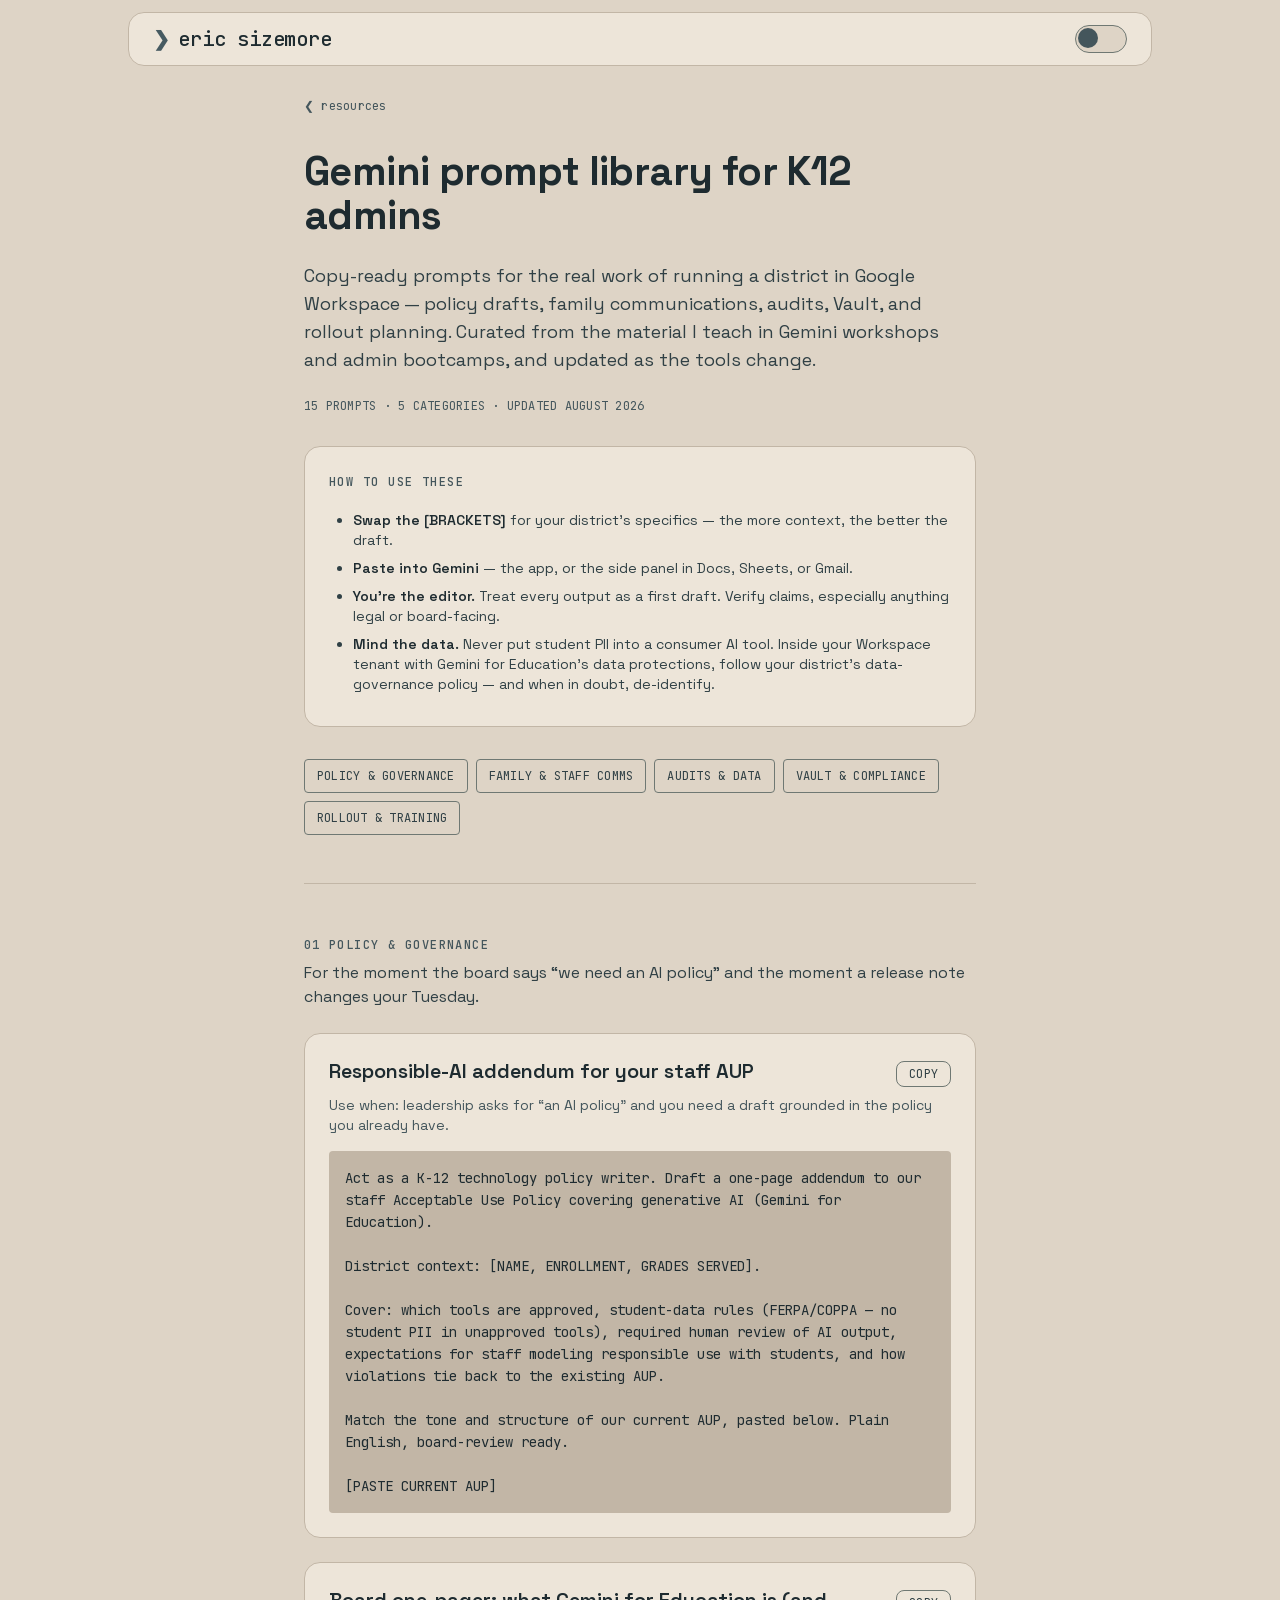
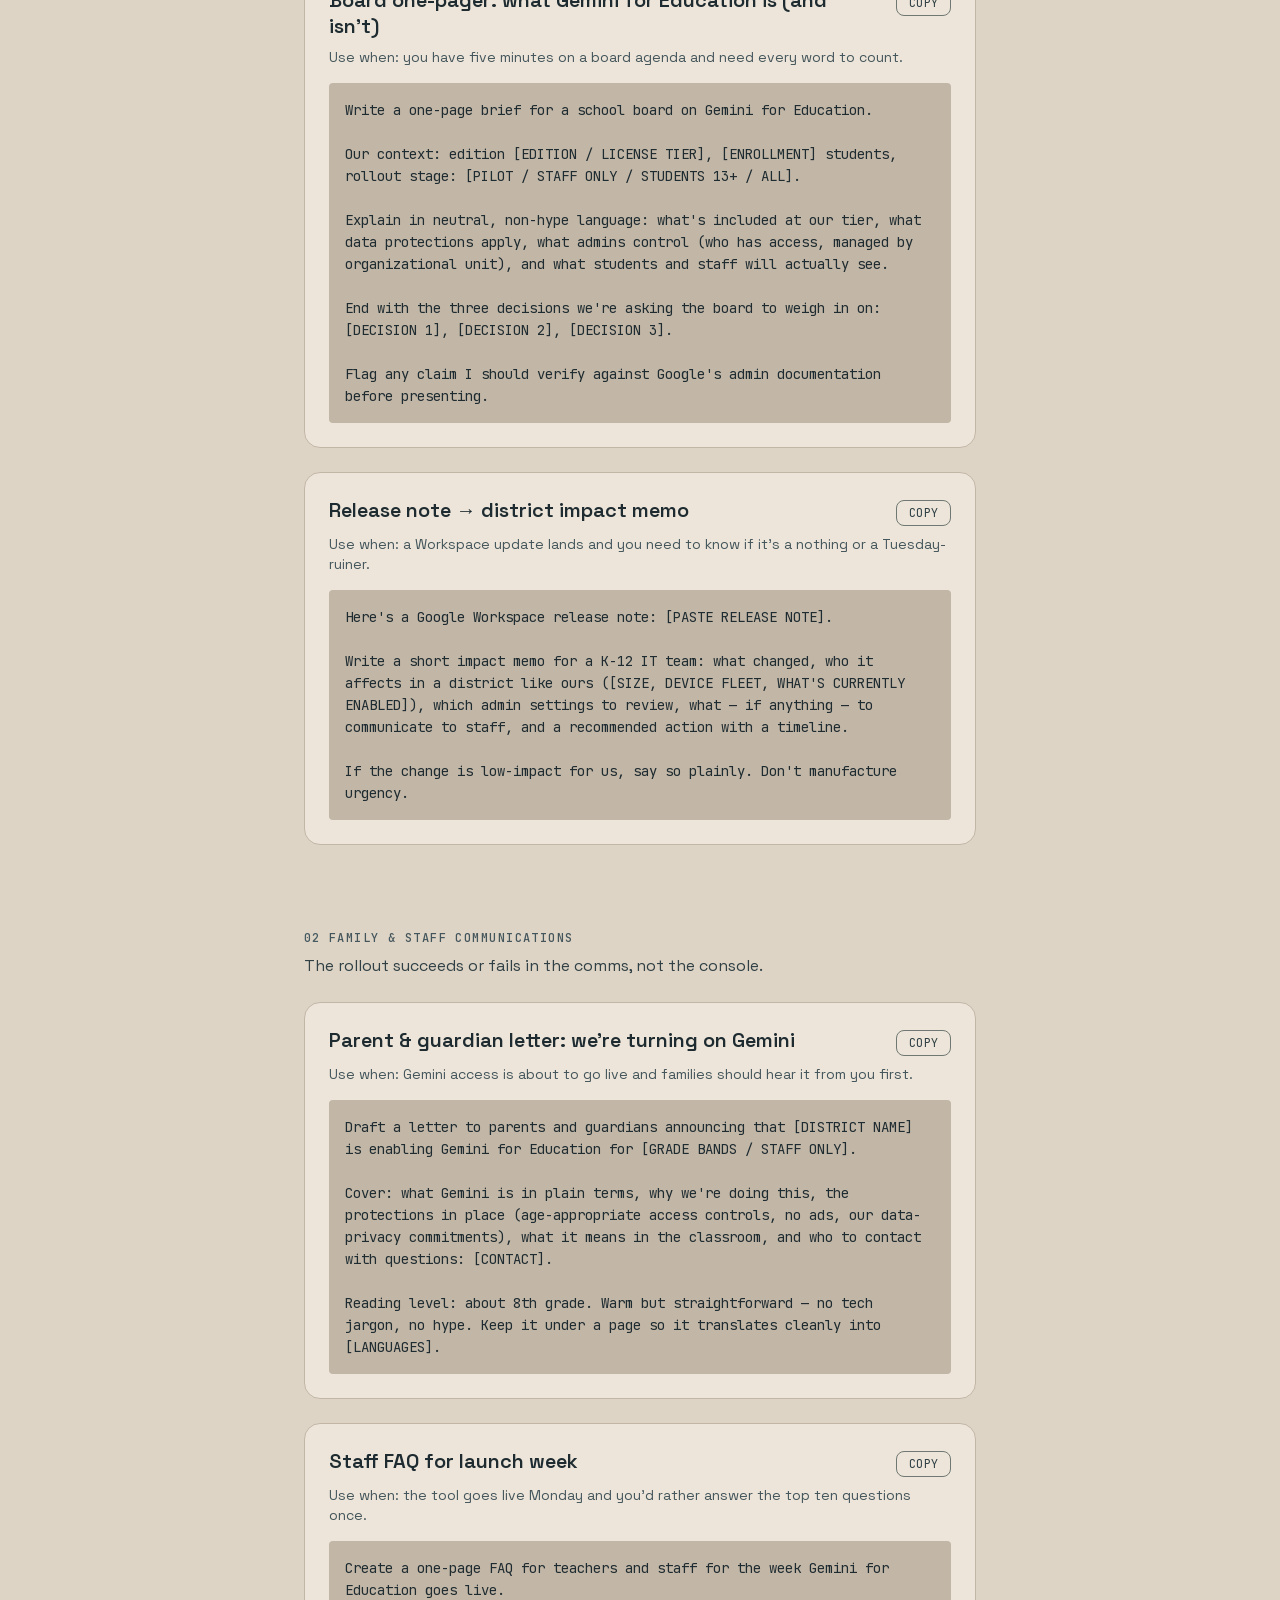
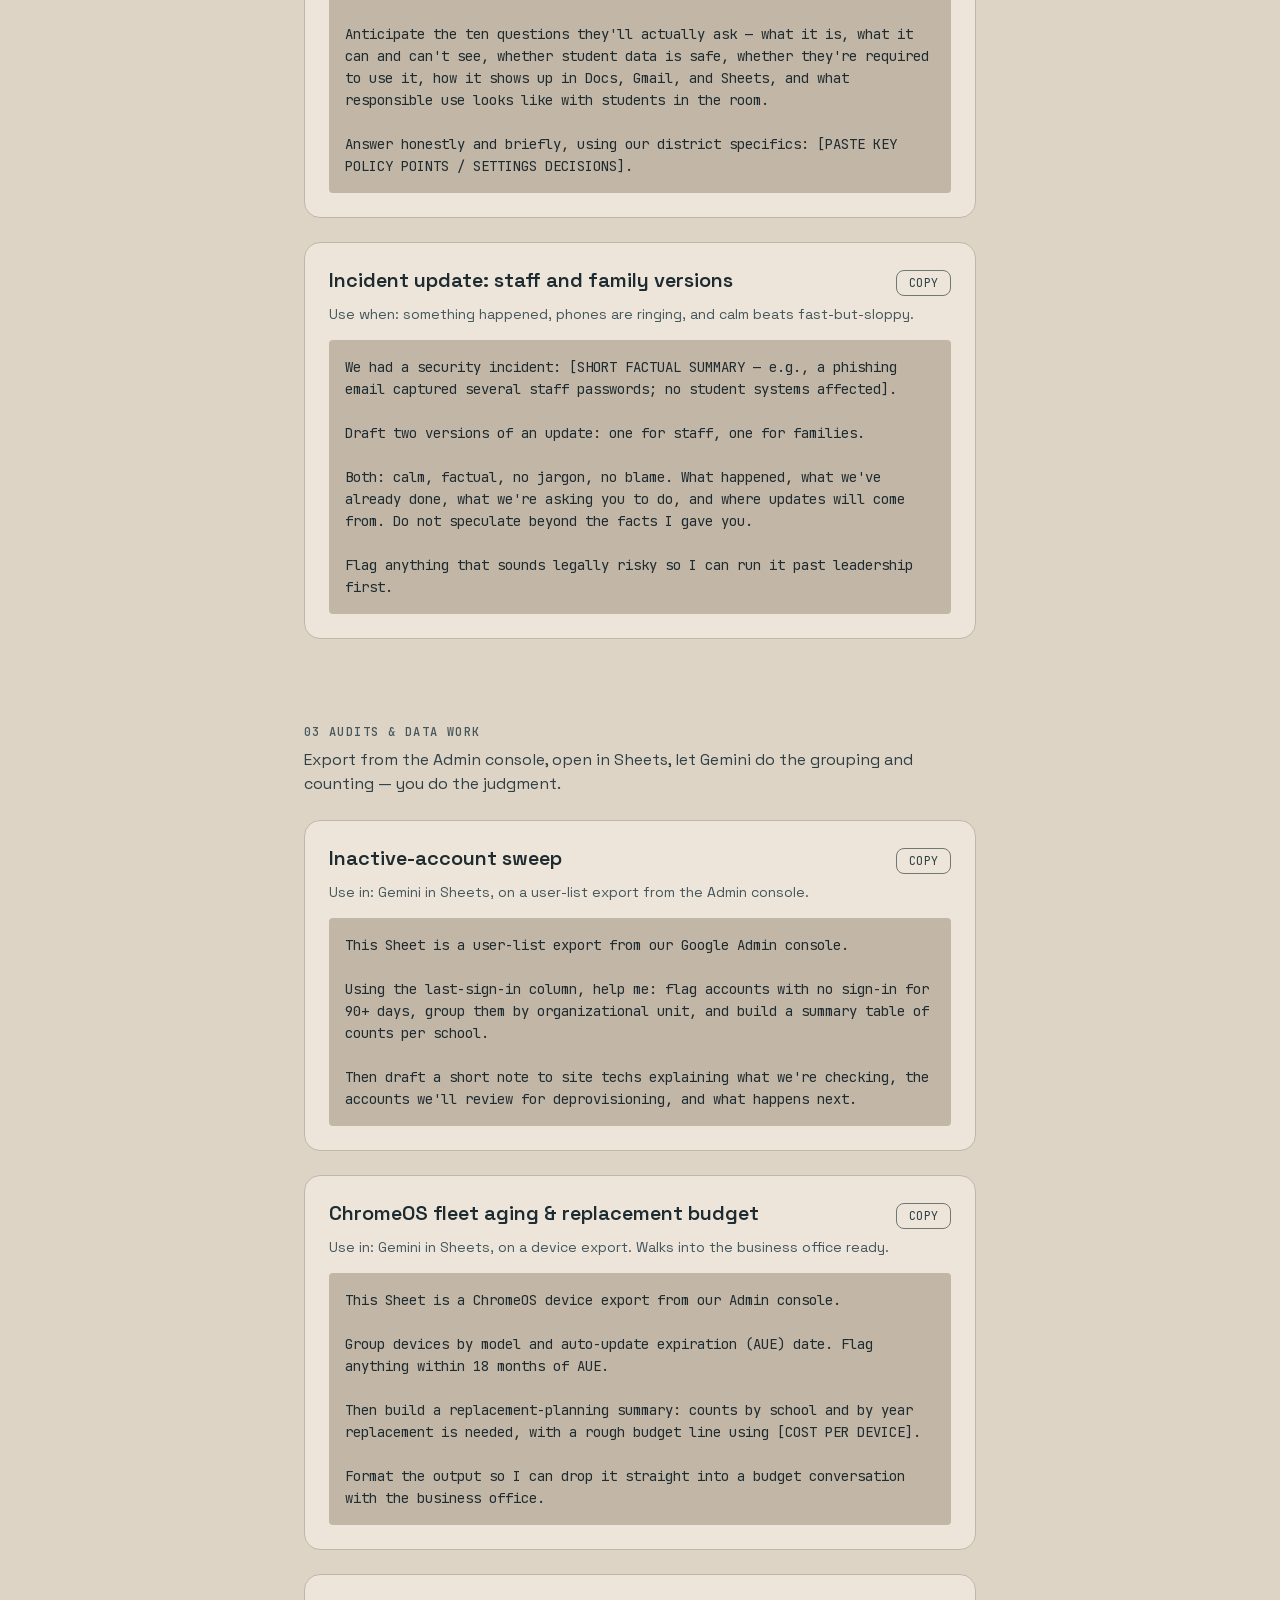
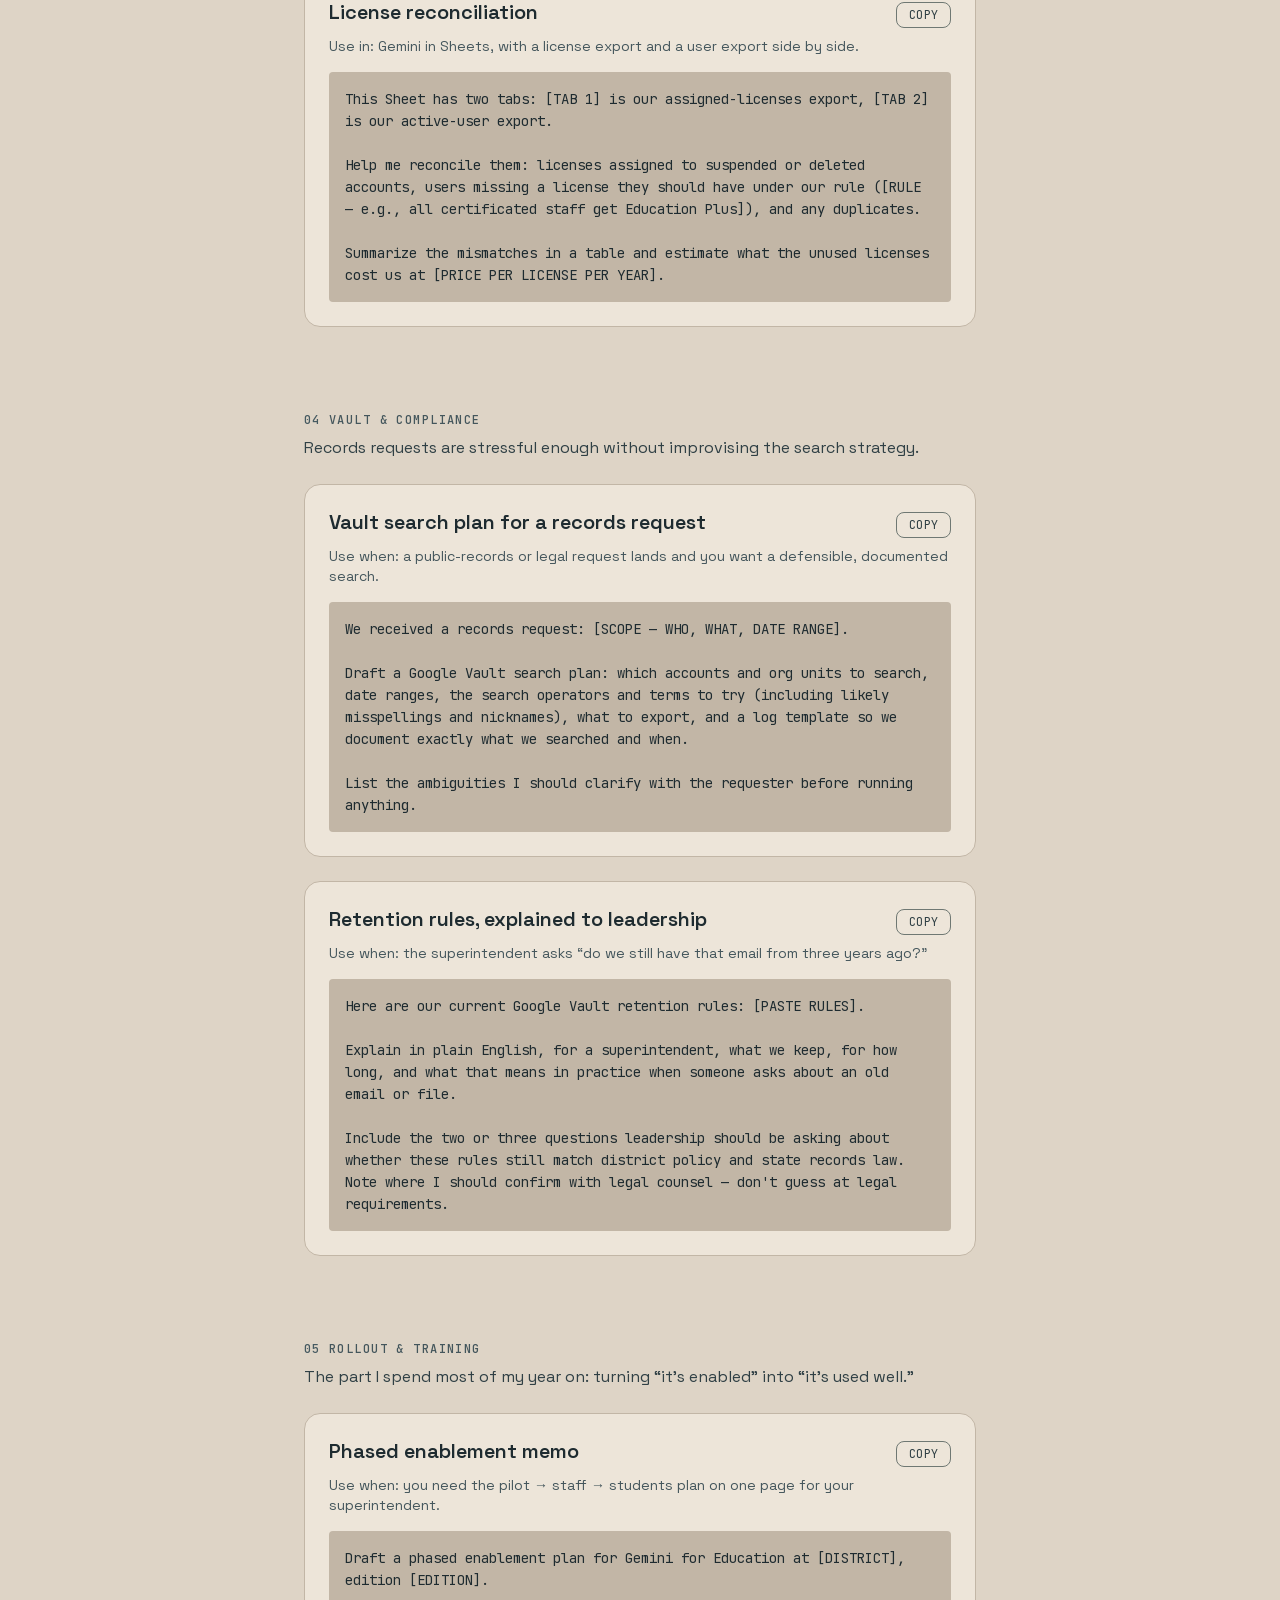
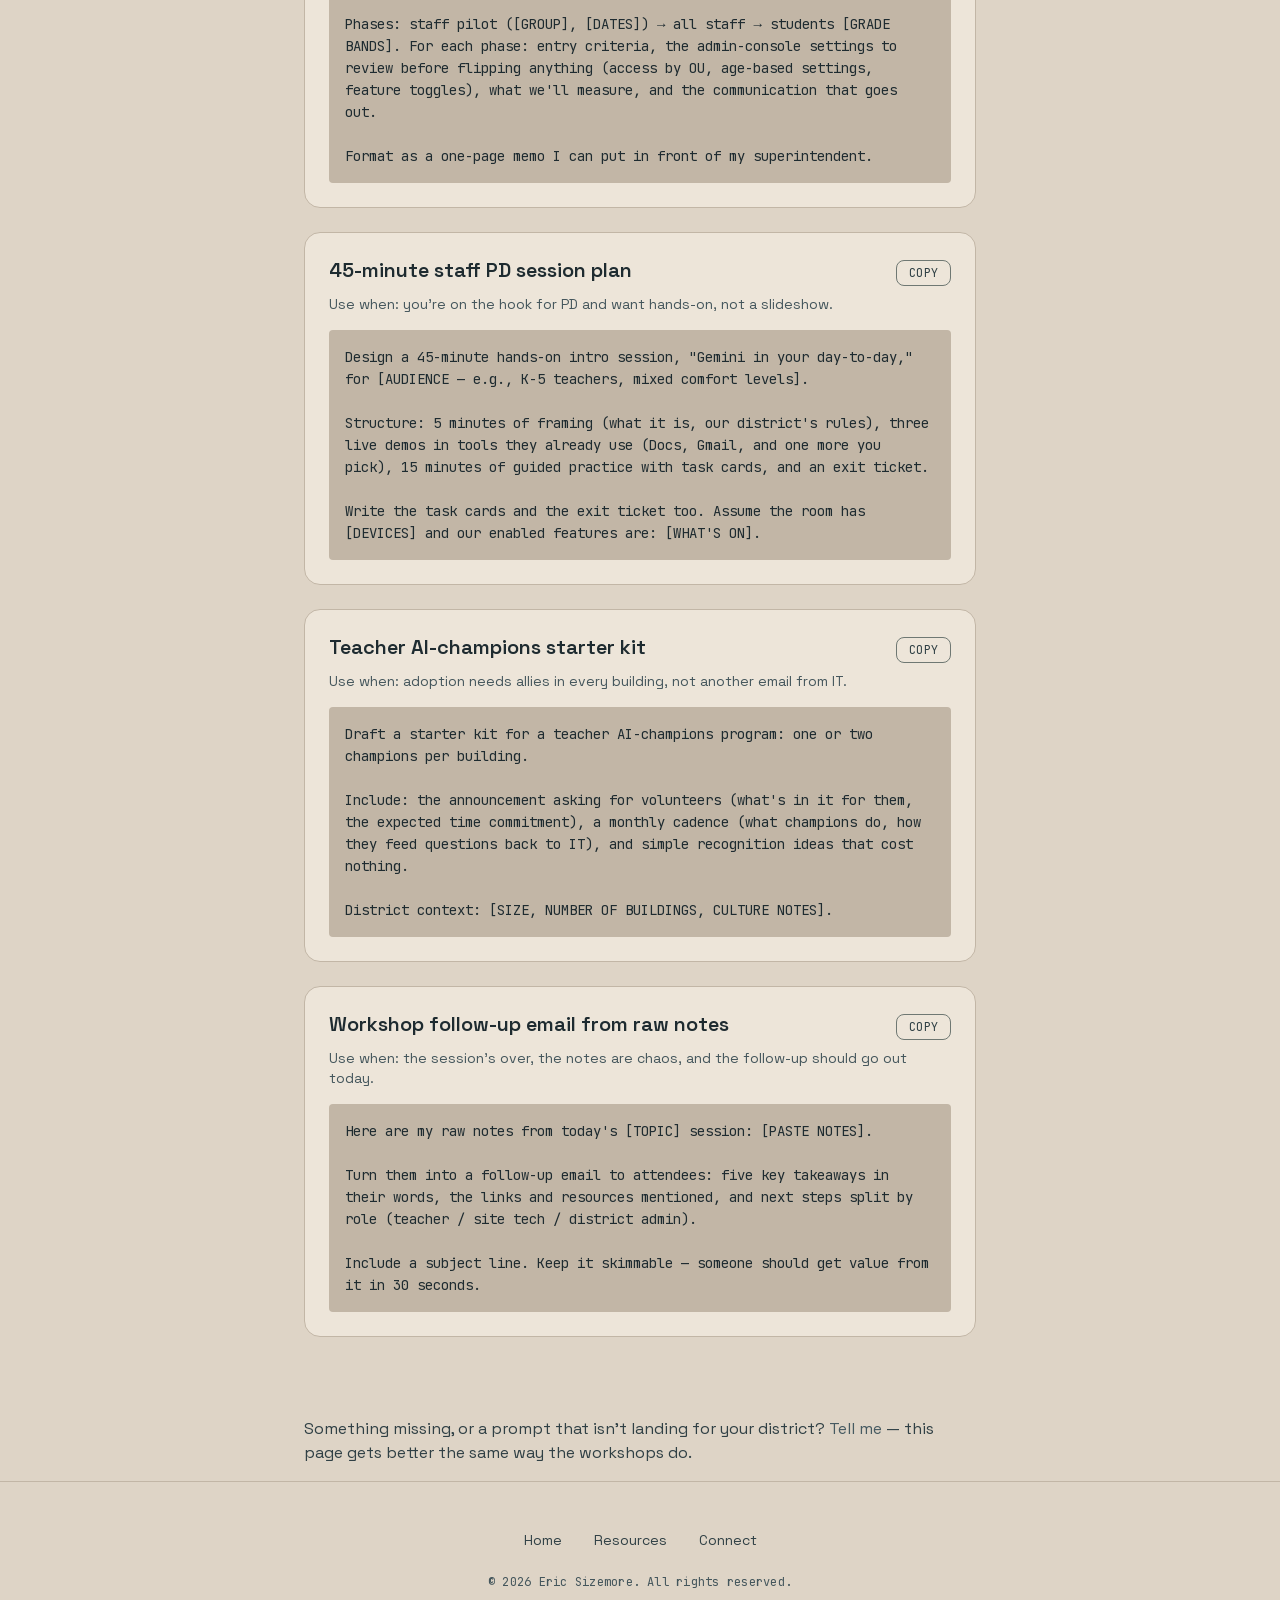
<file: resources/gemini-prompt-library/index.html>
<!DOCTYPE html>
<html lang="en">
<head>
  <meta charset="UTF-8">
  <meta name="viewport" content="width=device-width, initial-scale=1.0">
  <title>Gemini Prompt Library for K12 Admins — Eric Sizemore</title>
  <meta name="description" content="A curated, copy-ready set of Gemini prompts for K-12 IT admins and tech directors — policy drafts, family communications, audits, Vault, and rollout planning.">
  <link rel="canonical" href="https://ericsizemore.tech/resources/gemini-prompt-library/">

  <!-- Open Graph -->
  <meta property="og:title" content="Gemini Prompt Library for K12 Admins">
  <meta property="og:description" content="Copy-ready Gemini prompts for the real work of running a district — policy drafts, family comms, audits, Vault, and rollout planning.">
  <meta property="og:type" content="article">
  <meta property="og:url" content="https://ericsizemore.tech/resources/gemini-prompt-library/">
  <meta property="og:image" content="https://ericsizemore.tech/assets/social-card.png">

  <meta name="twitter:card" content="summary_large_image">
  <meta name="twitter:title" content="Gemini Prompt Library for K12 Admins">
  <meta name="twitter:description" content="Copy-ready Gemini prompts for the real work of running a district — policy drafts, family comms, audits, Vault, and rollout planning.">
  <meta name="twitter:image" content="https://ericsizemore.tech/assets/social-card.png">

  <link rel="icon" href="/assets/favicon.svg" type="image/svg+xml">
  <meta name="theme-color" content="#192427" media="(prefers-color-scheme: dark)">
  <meta name="theme-color" content="#ded4c6" media="(prefers-color-scheme: light)">

  <!-- Theme: light by default; no data-theme means the OS decides (alpine.css). Only a saved choice is applied here, before paint. -->
  <script>
    (function () {
      try {
        var saved = localStorage.getItem('es-theme');
        if (saved === 'dark' || saved === 'light') document.documentElement.setAttribute('data-theme', saved);
      } catch (e) { /* storage blocked: the OS preference applies */ }
    })();
  </script>
  <link rel="stylesheet" href="/css/alpine.css">
  <link rel="stylesheet" href="/css/alpine-components.css">
  <link rel="stylesheet" href="/css/site.css">
  <style>
    /* Prompt-library layout. Values come from alpine.css; type comes from Alpine classes on the markup. */
    main > .container { max-width: calc(var(--space-8) * 12); }
    .crumb { margin: var(--space-6) 0 0; }
    .crumb a { color: var(--ink-300); }
    .crumb a:hover { color: var(--accent); text-decoration: none; }

    .lib-head { padding: var(--space-5) 0 var(--space-7); border-bottom: 1px solid var(--line); }
    .lib-title { color: var(--ink-100); margin: var(--space-3) 0 var(--space-5); }
    .lib-intro { color: var(--ink-200); max-width: var(--measure); margin-bottom: var(--space-5); }
    .lib-meta { color: var(--ink-300); text-transform: uppercase; }

    .lib-rules { margin: var(--space-6) 0 0; padding: var(--space-5); background: var(--surface-200); border: 1px solid var(--line); border-radius: var(--radius-lg); max-width: var(--measure); }
    .lib-rules h2 { margin-bottom: var(--space-3); }
    .lib-rules li { color: var(--ink-200); margin: var(--space-2) 0 var(--space-2) var(--space-5); }
    .lib-rules b { color: var(--ink-100); font-weight: 600; }

    .toc { display: flex; flex-wrap: wrap; gap: var(--space-2); padding: var(--space-6) 0 0; }
    .toc a { color: var(--ink-200); text-transform: uppercase; border: 1px solid var(--line-strong); border-radius: var(--radius-sm); padding: var(--space-2) var(--space-3); }
    .toc a:hover { color: var(--accent); border-color: var(--accent); text-decoration: none; }

    .cat { padding: var(--space-7) 0 var(--space-2); }
    .cat-title { margin-bottom: var(--space-2); }
    .cat-title .n { color: var(--accent); }
    .cat-sub { color: var(--ink-200); margin-bottom: var(--space-5); max-width: var(--measure); }

    .prompt { background: var(--surface-200); border: 1px solid var(--line); border-radius: var(--radius-lg); padding: var(--space-5); margin-bottom: var(--space-5); }
    .prompt-head { display: flex; align-items: baseline; justify-content: space-between; gap: var(--space-4); margin-bottom: var(--space-2); }
    .prompt-name { color: var(--ink-100); margin: 0; }
    .copy-btn { flex: 0 0 auto; text-transform: uppercase; color: var(--ink-200); background: var(--surface-200); border: 1px solid var(--line-strong); border-radius: var(--radius-md); padding: var(--space-1) var(--space-3); cursor: pointer; transition: background-color 150ms ease-out, color 150ms ease-out, border-color 150ms ease-out; }
    .copy-btn:hover { background: var(--surface-300); color: var(--ink-100); }
    .copy-btn.done { background: var(--accent-soft); color: var(--accent); border-color: var(--accent); }
    .prompt-when { color: var(--ink-300); margin-bottom: var(--space-4); }
    .prompt-text { color: var(--ink-200); white-space: pre-wrap; overflow-wrap: break-word; margin: 0; }

    .lib-foot { padding: var(--space-7) 0 var(--space-4); color: var(--ink-200); max-width: var(--measure); }

    @media (max-width: 480px) {
      .prompt-head { flex-direction: column; gap: var(--space-2); }
      .prompt { padding: var(--space-4); }
    }
  </style>
</head>
<body>
  <!-- Header (compact: logo home + theme toggle) -->
  <header class="header">
    <nav class="nav container">
      <a href="/" class="logo wordmark" aria-label="Eric Sizemore — home">
        <span class="chev" aria-hidden="true">&#10095;</span><span class="word">eric sizemore</span>
      </a>
      <div class="nav-right">
        <button class="theme-tog" id="themeTog" type="button" role="switch" aria-checked="false" aria-label="Toggle dark and light mode">
          <span class="knob"></span>
        </button>
      </div>
    </nav>
  </header>

  <main>
    <div class="container">

      <p class="crumb meta"><a href="/#resources">&#10094; resources</a></p>

      <header class="lib-head">
        <h1 class="lib-title h1">Gemini prompt library for K12 admins</h1>
        <p class="lib-intro body-lg">
          Copy-ready prompts for the real work of running a district in Google Workspace &mdash;
          policy drafts, family communications, audits, Vault, and rollout planning. Curated from
          the material I teach in Gemini workshops and admin bootcamps, and updated as the tools change.
        </p>
        <p class="lib-meta meta">15 prompts &middot; 5 categories &middot; Updated August 2026</p>

        <div class="lib-rules body-sm">
          <h2 class="eyebrow">How to use these</h2>
          <ul>
            <li><b>Swap the [BRACKETS]</b> for your district's specifics &mdash; the more context, the better the draft.</li>
            <li><b>Paste into Gemini</b> &mdash; the app, or the side panel in Docs, Sheets, or Gmail.</li>
            <li><b>You're the editor.</b> Treat every output as a first draft. Verify claims, especially anything legal or board-facing.</li>
            <li><b>Mind the data.</b> Never put student PII into a consumer AI tool. Inside your Workspace tenant with Gemini for Education's data protections, follow your district's data-governance policy &mdash; and when in doubt, de-identify.</li>
          </ul>
        </div>

        <nav class="toc meta" aria-label="Categories">
          <a href="#policy">Policy &amp; governance</a>
          <a href="#comms">Family &amp; staff comms</a>
          <a href="#data">Audits &amp; data</a>
          <a href="#vault">Vault &amp; compliance</a>
          <a href="#rollout">Rollout &amp; training</a>
        </nav>
      </header>

      <!-- ==================== 1. POLICY & GOVERNANCE ==================== -->
      <section class="cat" id="policy">
        <h2 class="cat-title eyebrow"><span class="n">01</span>Policy &amp; governance</h2>
        <p class="cat-sub body">For the moment the board says &ldquo;we need an AI policy&rdquo; and the moment a release note changes your Tuesday.</p>

        <article class="prompt">
          <div class="prompt-head">
            <h3 class="prompt-name h3">Responsible-AI addendum for your staff AUP</h3>
            <button class="copy-btn meta" type="button">Copy</button>
          </div>
          <p class="prompt-when body-sm">Use when: leadership asks for &ldquo;an AI policy&rdquo; and you need a draft grounded in the policy you already have.</p>
          <pre class="prompt-text code well">Act as a K-12 technology policy writer. Draft a one-page addendum to our staff Acceptable Use Policy covering generative AI (Gemini for Education).

District context: [NAME, ENROLLMENT, GRADES SERVED].

Cover: which tools are approved, student-data rules (FERPA/COPPA — no student PII in unapproved tools), required human review of AI output, expectations for staff modeling responsible use with students, and how violations tie back to the existing AUP.

Match the tone and structure of our current AUP, pasted below. Plain English, board-review ready.

[PASTE CURRENT AUP]</pre>
        </article>

        <article class="prompt">
          <div class="prompt-head">
            <h3 class="prompt-name h3">Board one-pager: what Gemini for Education is (and isn't)</h3>
            <button class="copy-btn meta" type="button">Copy</button>
          </div>
          <p class="prompt-when body-sm">Use when: you have five minutes on a board agenda and need every word to count.</p>
          <pre class="prompt-text code well">Write a one-page brief for a school board on Gemini for Education.

Our context: edition [EDITION / LICENSE TIER], [ENROLLMENT] students, rollout stage: [PILOT / STAFF ONLY / STUDENTS 13+ / ALL].

Explain in neutral, non-hype language: what's included at our tier, what data protections apply, what admins control (who has access, managed by organizational unit), and what students and staff will actually see.

End with the three decisions we're asking the board to weigh in on: [DECISION 1], [DECISION 2], [DECISION 3].

Flag any claim I should verify against Google's admin documentation before presenting.</pre>
        </article>

        <article class="prompt">
          <div class="prompt-head">
            <h3 class="prompt-name h3">Release note &rarr; district impact memo</h3>
            <button class="copy-btn meta" type="button">Copy</button>
          </div>
          <p class="prompt-when body-sm">Use when: a Workspace update lands and you need to know if it's a nothing or a Tuesday-ruiner.</p>
          <pre class="prompt-text code well">Here's a Google Workspace release note: [PASTE RELEASE NOTE].

Write a short impact memo for a K-12 IT team: what changed, who it affects in a district like ours ([SIZE, DEVICE FLEET, WHAT'S CURRENTLY ENABLED]), which admin settings to review, what — if anything — to communicate to staff, and a recommended action with a timeline.

If the change is low-impact for us, say so plainly. Don't manufacture urgency.</pre>
        </article>
      </section>

      <!-- ==================== 2. FAMILY & STAFF COMMS ==================== -->
      <section class="cat" id="comms">
        <h2 class="cat-title eyebrow"><span class="n">02</span>Family &amp; staff communications</h2>
        <p class="cat-sub body">The rollout succeeds or fails in the comms, not the console.</p>

        <article class="prompt">
          <div class="prompt-head">
            <h3 class="prompt-name h3">Parent &amp; guardian letter: we're turning on Gemini</h3>
            <button class="copy-btn meta" type="button">Copy</button>
          </div>
          <p class="prompt-when body-sm">Use when: Gemini access is about to go live and families should hear it from you first.</p>
          <pre class="prompt-text code well">Draft a letter to parents and guardians announcing that [DISTRICT NAME] is enabling Gemini for Education for [GRADE BANDS / STAFF ONLY].

Cover: what Gemini is in plain terms, why we're doing this, the protections in place (age-appropriate access controls, no ads, our data-privacy commitments), what it means in the classroom, and who to contact with questions: [CONTACT].

Reading level: about 8th grade. Warm but straightforward — no tech jargon, no hype. Keep it under a page so it translates cleanly into [LANGUAGES].</pre>
        </article>

        <article class="prompt">
          <div class="prompt-head">
            <h3 class="prompt-name h3">Staff FAQ for launch week</h3>
            <button class="copy-btn meta" type="button">Copy</button>
          </div>
          <p class="prompt-when body-sm">Use when: the tool goes live Monday and you'd rather answer the top ten questions once.</p>
          <pre class="prompt-text code well">Create a one-page FAQ for teachers and staff for the week Gemini for Education goes live.

Anticipate the ten questions they'll actually ask — what it is, what it can and can't see, whether student data is safe, whether they're required to use it, how it shows up in Docs, Gmail, and Sheets, and what responsible use looks like with students in the room.

Answer honestly and briefly, using our district specifics: [PASTE KEY POLICY POINTS / SETTINGS DECISIONS].</pre>
        </article>

        <article class="prompt">
          <div class="prompt-head">
            <h3 class="prompt-name h3">Incident update: staff and family versions</h3>
            <button class="copy-btn meta" type="button">Copy</button>
          </div>
          <p class="prompt-when body-sm">Use when: something happened, phones are ringing, and calm beats fast-but-sloppy.</p>
          <pre class="prompt-text code well">We had a security incident: [SHORT FACTUAL SUMMARY — e.g., a phishing email captured several staff passwords; no student systems affected].

Draft two versions of an update: one for staff, one for families.

Both: calm, factual, no jargon, no blame. What happened, what we've already done, what we're asking you to do, and where updates will come from. Do not speculate beyond the facts I gave you.

Flag anything that sounds legally risky so I can run it past leadership first.</pre>
        </article>
      </section>

      <!-- ==================== 3. AUDITS & DATA ==================== -->
      <section class="cat" id="data">
        <h2 class="cat-title eyebrow"><span class="n">03</span>Audits &amp; data work</h2>
        <p class="cat-sub body">Export from the Admin console, open in Sheets, let Gemini do the grouping and counting &mdash; you do the judgment.</p>

        <article class="prompt">
          <div class="prompt-head">
            <h3 class="prompt-name h3">Inactive-account sweep</h3>
            <button class="copy-btn meta" type="button">Copy</button>
          </div>
          <p class="prompt-when body-sm">Use in: Gemini in Sheets, on a user-list export from the Admin console.</p>
          <pre class="prompt-text code well">This Sheet is a user-list export from our Google Admin console.

Using the last-sign-in column, help me: flag accounts with no sign-in for 90+ days, group them by organizational unit, and build a summary table of counts per school.

Then draft a short note to site techs explaining what we're checking, the accounts we'll review for deprovisioning, and what happens next.</pre>
        </article>

        <article class="prompt">
          <div class="prompt-head">
            <h3 class="prompt-name h3">ChromeOS fleet aging &amp; replacement budget</h3>
            <button class="copy-btn meta" type="button">Copy</button>
          </div>
          <p class="prompt-when body-sm">Use in: Gemini in Sheets, on a device export. Walks into the business office ready.</p>
          <pre class="prompt-text code well">This Sheet is a ChromeOS device export from our Admin console.

Group devices by model and auto-update expiration (AUE) date. Flag anything within 18 months of AUE.

Then build a replacement-planning summary: counts by school and by year replacement is needed, with a rough budget line using [COST PER DEVICE].

Format the output so I can drop it straight into a budget conversation with the business office.</pre>
        </article>

        <article class="prompt">
          <div class="prompt-head">
            <h3 class="prompt-name h3">License reconciliation</h3>
            <button class="copy-btn meta" type="button">Copy</button>
          </div>
          <p class="prompt-when body-sm">Use in: Gemini in Sheets, with a license export and a user export side by side.</p>
          <pre class="prompt-text code well">This Sheet has two tabs: [TAB 1] is our assigned-licenses export, [TAB 2] is our active-user export.

Help me reconcile them: licenses assigned to suspended or deleted accounts, users missing a license they should have under our rule ([RULE — e.g., all certificated staff get Education Plus]), and any duplicates.

Summarize the mismatches in a table and estimate what the unused licenses cost us at [PRICE PER LICENSE PER YEAR].</pre>
        </article>
      </section>

      <!-- ==================== 4. VAULT & COMPLIANCE ==================== -->
      <section class="cat" id="vault">
        <h2 class="cat-title eyebrow"><span class="n">04</span>Vault &amp; compliance</h2>
        <p class="cat-sub body">Records requests are stressful enough without improvising the search strategy.</p>

        <article class="prompt">
          <div class="prompt-head">
            <h3 class="prompt-name h3">Vault search plan for a records request</h3>
            <button class="copy-btn meta" type="button">Copy</button>
          </div>
          <p class="prompt-when body-sm">Use when: a public-records or legal request lands and you want a defensible, documented search.</p>
          <pre class="prompt-text code well">We received a records request: [SCOPE — WHO, WHAT, DATE RANGE].

Draft a Google Vault search plan: which accounts and org units to search, date ranges, the search operators and terms to try (including likely misspellings and nicknames), what to export, and a log template so we document exactly what we searched and when.

List the ambiguities I should clarify with the requester before running anything.</pre>
        </article>

        <article class="prompt">
          <div class="prompt-head">
            <h3 class="prompt-name h3">Retention rules, explained to leadership</h3>
            <button class="copy-btn meta" type="button">Copy</button>
          </div>
          <p class="prompt-when body-sm">Use when: the superintendent asks &ldquo;do we still have that email from three years ago?&rdquo;</p>
          <pre class="prompt-text code well">Here are our current Google Vault retention rules: [PASTE RULES].

Explain in plain English, for a superintendent, what we keep, for how long, and what that means in practice when someone asks about an old email or file.

Include the two or three questions leadership should be asking about whether these rules still match district policy and state records law. Note where I should confirm with legal counsel — don't guess at legal requirements.</pre>
        </article>
      </section>

      <!-- ==================== 5. ROLLOUT & TRAINING ==================== -->
      <section class="cat" id="rollout">
        <h2 class="cat-title eyebrow"><span class="n">05</span>Rollout &amp; training</h2>
        <p class="cat-sub body">The part I spend most of my year on: turning &ldquo;it's enabled&rdquo; into &ldquo;it's used well.&rdquo;</p>

        <article class="prompt">
          <div class="prompt-head">
            <h3 class="prompt-name h3">Phased enablement memo</h3>
            <button class="copy-btn meta" type="button">Copy</button>
          </div>
          <p class="prompt-when body-sm">Use when: you need the pilot &rarr; staff &rarr; students plan on one page for your superintendent.</p>
          <pre class="prompt-text code well">Draft a phased enablement plan for Gemini for Education at [DISTRICT], edition [EDITION].

Phases: staff pilot ([GROUP], [DATES]) → all staff → students [GRADE BANDS]. For each phase: entry criteria, the admin-console settings to review before flipping anything (access by OU, age-based settings, feature toggles), what we'll measure, and the communication that goes out.

Format as a one-page memo I can put in front of my superintendent.</pre>
        </article>

        <article class="prompt">
          <div class="prompt-head">
            <h3 class="prompt-name h3">45-minute staff PD session plan</h3>
            <button class="copy-btn meta" type="button">Copy</button>
          </div>
          <p class="prompt-when body-sm">Use when: you're on the hook for PD and want hands-on, not a slideshow.</p>
          <pre class="prompt-text code well">Design a 45-minute hands-on intro session, "Gemini in your day-to-day," for [AUDIENCE — e.g., K-5 teachers, mixed comfort levels].

Structure: 5 minutes of framing (what it is, our district's rules), three live demos in tools they already use (Docs, Gmail, and one more you pick), 15 minutes of guided practice with task cards, and an exit ticket.

Write the task cards and the exit ticket too. Assume the room has [DEVICES] and our enabled features are: [WHAT'S ON].</pre>
        </article>

        <article class="prompt">
          <div class="prompt-head">
            <h3 class="prompt-name h3">Teacher AI-champions starter kit</h3>
            <button class="copy-btn meta" type="button">Copy</button>
          </div>
          <p class="prompt-when body-sm">Use when: adoption needs allies in every building, not another email from IT.</p>
          <pre class="prompt-text code well">Draft a starter kit for a teacher AI-champions program: one or two champions per building.

Include: the announcement asking for volunteers (what's in it for them, the expected time commitment), a monthly cadence (what champions do, how they feed questions back to IT), and simple recognition ideas that cost nothing.

District context: [SIZE, NUMBER OF BUILDINGS, CULTURE NOTES].</pre>
        </article>

        <article class="prompt">
          <div class="prompt-head">
            <h3 class="prompt-name h3">Workshop follow-up email from raw notes</h3>
            <button class="copy-btn meta" type="button">Copy</button>
          </div>
          <p class="prompt-when body-sm">Use when: the session's over, the notes are chaos, and the follow-up should go out today.</p>
          <pre class="prompt-text code well">Here are my raw notes from today's [TOPIC] session: [PASTE NOTES].

Turn them into a follow-up email to attendees: five key takeaways in their words, the links and resources mentioned, and next steps split by role (teacher / site tech / district admin).

Include a subject line. Keep it skimmable — someone should get value from it in 30 seconds.</pre>
        </article>
      </section>

      <p class="lib-foot body">
        Something missing, or a prompt that isn't landing for your district?
        <a href="mailto:hello@ericsizemore.social">Tell me</a> &mdash; this page gets better the same way the workshops do.
      </p>

    </div>
  </main>

  <!-- Footer -->
  <footer class="footer">
    <div class="container">
      <nav class="footer-nav body-sm">
        <a href="/">Home</a>
        <a href="/#resources">Resources</a>
        <a href="/#connect">Connect</a>
      </nav>
      <p class="footer-copy meta">&copy; 2026 Eric Sizemore. All rights reserved.</p>
    </div>
  </footer>

  <script src="/js/main.js"></script>
  <script>
    // Copy buttons — clipboard API with a textarea fallback
    (function () {
      'use strict';
      document.querySelectorAll('.copy-btn').forEach(function (btn) {
        btn.addEventListener('click', function () {
          var pre = btn.closest('.prompt').querySelector('.prompt-text');
          if (!pre) return;
          var text = pre.textContent;
          var done = function () {
            btn.textContent = 'Copied ✓';
            btn.classList.add('done');
            setTimeout(function () {
              btn.textContent = 'Copy';
              btn.classList.remove('done');
            }, 1600);
          };
          if (navigator.clipboard && navigator.clipboard.writeText) {
            navigator.clipboard.writeText(text).then(done, function () { fallback(text, done); });
          } else {
            fallback(text, done);
          }
        });
      });
      function fallback(text, done) {
        var ta = document.createElement('textarea');
        ta.value = text;
        ta.setAttribute('readonly', '');
        ta.style.position = 'fixed';
        ta.style.opacity = '0';
        document.body.appendChild(ta);
        ta.select();
        try { document.execCommand('copy'); done(); } catch (e) { /* no-op */ }
        document.body.removeChild(ta);
      }
    })();
  </script>
</body>
</html>
</file>
<file: css/alpine.css>
/* Alpine — generated from tokens.json. Edit tokens.json (or the design system) and regenerate; do not hand-edit values here. */

/* 1. Color, light theme (the default) */
:root, [data-theme="light"] {
  --surface-100: #ded4c6;
  --surface-200: #ede5d9;
  --surface-300: #c2b6a6;
  --ink-100: #1e2b30;
  --ink-200: #304045;
  --ink-300: #44565c;
  --gray-mid: #555d59;
  --gray-warm: #a99e8b;
  --line: #c2b6a6;
  --line-strong: #6f7873;
  --accent: #465a61;
  --accent-press: #32464d;
  --accent-soft: #bfd5dd;
  --on-accent: #ede5d9;
  --accent-focus: #465a61;
  --alpine-slate-deep: #465a61;
  --alpine-slate: #5a6c70;
  --alpine-storm: #6f7873;
  --alpine-stone: #85827b;
  --alpine-taupe: #948878;
  --alpine-sand: #a99e8b;
  --alpine-sand-light: #c2b6a6;
  --shadow-overlay: 0 8px 24px rgba(30, 43, 48, 0.18);
}

/* 2. Color, dark theme: set data-theme="dark" on <html>, or leave it unset and let the OS decide below */
[data-theme="dark"] {
  --surface-100: #192427;
  --surface-200: #243034;
  --surface-300: #324044;
  --ink-100: #e5ddd1;
  --ink-200: #c2b6a6;
  --ink-300: #a99e8b;
  --gray-mid: #99a09c;
  --gray-warm: #5a6c70;
  --line: #3b4b50;
  --line-strong: #85827b;
  --accent: #a2bdc3;
  --accent-press: #bfd6db;
  --accent-soft: #293b41;
  --on-accent: #192427;
  --accent-focus: #a2bdc3;
  --alpine-slate-deep: #465a61;
  --alpine-slate: #5a6c70;
  --alpine-storm: #6f7873;
  --alpine-stone: #85827b;
  --alpine-taupe: #948878;
  --alpine-sand: #a99e8b;
  --alpine-sand-light: #c2b6a6;
  --shadow-overlay: 0 8px 24px rgba(0, 0, 0, 0.5);
}
@media (prefers-color-scheme: dark) {
  :root:not([data-theme="light"]) {
    --surface-100: #192427;
    --surface-200: #243034;
    --surface-300: #324044;
    --ink-100: #e5ddd1;
    --ink-200: #c2b6a6;
    --ink-300: #a99e8b;
    --gray-mid: #99a09c;
    --gray-warm: #5a6c70;
    --line: #3b4b50;
    --line-strong: #85827b;
    --accent: #a2bdc3;
    --accent-press: #bfd6db;
    --accent-soft: #293b41;
    --on-accent: #192427;
    --accent-focus: #a2bdc3;
    --alpine-slate-deep: #465a61;
    --alpine-slate: #5a6c70;
    --alpine-storm: #6f7873;
    --alpine-stone: #85827b;
    --alpine-taupe: #948878;
    --alpine-sand: #a99e8b;
    --alpine-sand-light: #c2b6a6;
    --shadow-overlay: 0 8px 24px rgba(0, 0, 0, 0.5);
  }
}

/* 3. Spacing, radius, font stacks */
:root {
  --space-1: 4px;
  --space-2: 8px;
  --space-3: 12px;
  --space-4: 16px;
  --space-5: 24px;
  --space-6: 32px;
  --space-7: 48px;
  --space-8: 64px;
  --radius-sm: 4px;
  --radius-md: 8px;
  --radius-lg: 16px;
  --radius-pill: 999px;
  --font-sans: "Space Grotesk", "Helvetica Neue", Arial, sans-serif;
  --font-mono: "JetBrains Mono", ui-monospace, SFMono-Regular, Menlo, monospace;
}

/* 4. Fonts (SIL Open Font License; license texts sit beside the files) */
@font-face { font-family: "Space Grotesk"; src: url("./fonts/SpaceGrotesk-wght.woff2") format("woff2"); font-weight: 300 700; font-style: normal; font-display: swap; }
@font-face { font-family: "JetBrains Mono"; src: url("./fonts/JetBrainsMono-wght.woff2") format("woff2"); font-weight: 100 800; font-style: normal; font-display: swap; }
@font-face { font-family: "JetBrains Mono"; src: url("./fonts/JetBrainsMono-Italic-wght.woff2") format("woff2"); font-weight: 100 800; font-style: italic; font-display: swap; }

/* 5. Type styles, one class per style in tokens.json. Eyebrows add text-transform: uppercase themselves. */
.display { font-family: var(--font-sans); font-size: 64px; line-height: 64px; font-weight: 700; letter-spacing: -0.02em; }
.h1 { font-family: var(--font-sans); font-size: 40px; line-height: 44px; font-weight: 700; letter-spacing: -0.015em; }
.h2 { font-family: var(--font-sans); font-size: 28px; line-height: 34px; font-weight: 600; letter-spacing: -0.01em; }
.h3 { font-family: var(--font-sans); font-size: 20px; line-height: 26px; font-weight: 600; letter-spacing: 0; }
.body-lg { font-family: var(--font-sans); font-size: 18px; line-height: 28px; font-weight: 400; }
.body { font-family: var(--font-sans); font-size: 16px; line-height: 24px; font-weight: 400; }
.body-sm { font-family: var(--font-sans); font-size: 14px; line-height: 20px; font-weight: 400; }
.caption { font-family: var(--font-sans); font-size: 12px; line-height: 16px; font-weight: 500; letter-spacing: 0.01em; }
.wordmark { font-family: var(--font-mono); font-size: 20px; line-height: 24px; font-weight: 500; letter-spacing: -0.01em; }
.eyebrow { font-family: var(--font-mono); font-size: 12px; line-height: 16px; font-weight: 500; letter-spacing: 0.12em; }
.numeral { font-family: var(--font-mono); font-size: 36px; line-height: 40px; font-weight: 500; letter-spacing: -0.02em; }
.code { font-family: var(--font-mono); font-size: 14px; line-height: 22px; font-weight: 400; }
.meta { font-family: var(--font-mono); font-size: 12px; line-height: 16px; font-weight: 400; letter-spacing: 0.02em; }

/* 6. Base: the page is surface-100, text is ink-100, body type is .body */
html { background: var(--surface-100); color: var(--ink-100); color-scheme: light dark; }
body { margin: 0; font-family: var(--font-sans); font-size: 16px; line-height: 24px; -webkit-font-smoothing: antialiased; }
a { color: var(--accent); text-decoration-thickness: 1px; text-underline-offset: 3px; }
a:hover { color: var(--accent-press); }
hr { border: 0; border-top: 1px solid var(--line); margin: var(--space-6) 0; }
::selection { background: var(--accent-soft); color: var(--ink-100); }
:focus-visible { outline: 2px solid var(--accent-focus); outline-offset: 2px; }
</file>
<file: css/alpine-components.css>
/* Alpine components. Plain CSS on the tokens in alpine.css; no framework. Markup conventions match the design system's previews. */

/* Button: .btn + one of .btn-primary / .btn-secondary / .btn-quiet. Primary at most once per view. */
.btn { display: inline-flex; align-items: center; gap: var(--space-2); padding: var(--space-3) var(--space-5); border-radius: var(--radius-md); border: 1px solid transparent;
       font: 500 16px/24px var(--font-sans); cursor: pointer; text-decoration: none; transition: background-color 150ms ease-out, color 150ms ease-out, border-color 150ms ease-out; }
.btn-primary { background: var(--accent); color: var(--on-accent); }
.btn-primary:hover, .btn-primary:active { background: var(--accent-press); color: var(--on-accent); }
.btn-secondary { background: var(--surface-200); color: var(--ink-100); border-color: var(--line-strong); }
.btn-secondary:hover { background: var(--surface-300); color: var(--ink-100); }
.btn-quiet { background: transparent; color: var(--accent); padding-left: var(--space-2); padding-right: var(--space-2); }
.btn-quiet:hover { color: var(--accent-press); text-decoration: underline; text-underline-offset: 3px; }
.btn[disabled], .btn[aria-disabled="true"] { background: var(--surface-200); color: var(--gray-mid); border-color: var(--line); cursor: not-allowed; }

/* Eyebrow: the mono label above a headline. Uppercase here, never typed in caps. */
.eyebrow { font-family: var(--font-mono); font-size: 12px; line-height: 16px; font-weight: 500; letter-spacing: 0.12em; text-transform: uppercase; color: var(--ink-300); margin: 0; display: inline-flex; align-items: center; gap: var(--space-2); }
.eyebrow.accent { color: var(--accent); }
.eyebrow.ruled { padding-bottom: var(--space-1); border-bottom: 1px solid var(--gray-warm); }
.eyebrow .n { color: var(--ink-100); }

/* Card: a raised container for one thing. No shadow, no colored left border. */
.card { background: var(--surface-200); border: 1px solid var(--line); border-radius: var(--radius-lg); overflow: hidden; }
.card > .body { padding: var(--space-5); }
.card .frame { display: block; width: 100%; }
.card .eyebrow { margin-bottom: var(--space-2); }
.card .h3 { margin: 0 0 var(--space-2); color: var(--ink-100); }
.card .body-sm { margin: 0; color: var(--ink-200); }
.card .meta { color: var(--ink-300); margin: var(--space-4) 0 0; padding-top: var(--space-3); border-top: 1px solid var(--line); display: flex; justify-content: space-between; }
.card.selected { background: var(--accent-soft); border-color: var(--accent); }
.card.selected .eyebrow { color: var(--accent); }
a.card:hover { background: var(--surface-300); }
@media (max-width: 600px) { .card > .body { padding: var(--space-4); } }

/* Wells: code blocks and sunken areas. Only ink-100 / ink-200 text inside at body size. */
.well, pre.code { background: var(--surface-300); color: var(--ink-100); border-radius: var(--radius-sm); padding: var(--space-4); overflow: auto; }
code { font-family: var(--font-mono); font-size: 0.9em; }

/* Bands: a frame for the ridgeline motif (Alpine.bands(el, {...}) in alpine-bands.js fills it). */
.bands { display: block; line-height: 0; border: 1px solid var(--line); border-radius: var(--radius-lg); overflow: hidden; }
.bands.bleed { border: 0; border-radius: 0; }

/* Overlays are the only things that cast a shadow. */
.overlay { background: var(--surface-200); border: 1px solid var(--line); border-radius: var(--radius-lg); box-shadow: var(--shadow-overlay); }
</file>
<file: css/site.css>
/* ============================================
   ericsizemore.tech — layout on the Alpine design system.
   Every color, type, spacing and radius value comes from
   alpine.css (loaded first). This file only arranges them.
   Type sizes live on elements as Alpine classes (.h3, .meta, ...).
   ============================================ */

:root {
  --page-max: 1120px;   /* layout width, not a brand value */
  --measure: 680px;     /* prose column */
}

/* ============ base ============ */
*, *::before, *::after { margin: 0; padding: 0; box-sizing: border-box; }
html { scroll-behavior: smooth; scroll-padding-top: calc(var(--space-8) + var(--space-6)); }
body { background: var(--surface-100); color: var(--ink-100); }
a { text-decoration: none; }
a:hover { text-decoration: underline; }
img { max-width: 100%; display: block; }

.container { max-width: var(--page-max); margin: 0 auto; padding: 0 var(--space-7); }
.section { padding: var(--space-8) 0; }
.section + .section { border-top: 1px solid var(--line); }
.section-title { margin-bottom: var(--space-5); }
.section-subtitle { color: var(--ink-200); margin-bottom: var(--space-6); max-width: var(--measure); }

/* ============ header: nav sits on surface-200, separated by a line ============ */
.header { position: sticky; top: var(--space-3); z-index: 100; max-width: var(--page-max); margin: var(--space-3) auto 0; padding: 0 var(--space-7); }
.nav { display: flex; align-items: center; justify-content: space-between; gap: var(--space-5); padding: var(--space-3) var(--space-5); background: var(--surface-200); border: 1px solid var(--line); border-radius: var(--radius-lg); }
.nav-right { display: flex; align-items: center; gap: var(--space-5); }

/* wordmark: lowercase mono in ink-100, chevron in accent */
.logo { display: inline-flex; align-items: center; white-space: nowrap; color: var(--ink-100); }
.logo:hover { text-decoration: none; }
.logo .chev { color: var(--accent); font-weight: 700; margin-right: 0.42em; }
.logo .word { color: var(--ink-100); }
.logo:hover .word { color: var(--accent-press); }

.nav-links { display: flex; list-style: none; gap: var(--space-5); }
.nav-links a { color: var(--ink-200); }
.nav-links a:hover, .nav-links a.active { color: var(--accent); text-decoration: none; }

/* theme switch: knob is ink-300 off, accent on */
.theme-tog { width: calc(var(--space-7) + var(--space-1)); height: calc(var(--space-5) + var(--space-1)); border-radius: var(--radius-pill); background: var(--surface-100); border: 1px solid var(--line-strong); position: relative; cursor: pointer; flex: 0 0 auto; padding: 0; }
.theme-tog .knob { position: absolute; top: calc(var(--space-1) / 2); left: calc(var(--space-1) / 2); width: calc(var(--space-5) - var(--space-1)); height: calc(var(--space-5) - var(--space-1)); border-radius: var(--radius-pill); background: var(--ink-300); transition: left 200ms ease-out, background-color 200ms ease-out; }
.theme-tog[aria-checked="true"] .knob { left: calc(var(--space-5) + var(--space-1) / 2); background: var(--accent); }

.nav-toggle { display: none; background: none; border: none; cursor: pointer; padding: var(--space-2); }
.hamburger, .hamburger::before, .hamburger::after { display: block; width: var(--space-5); height: 2px; background: var(--ink-100); border-radius: var(--radius-sm); transition: transform 200ms ease-out, background-color 200ms ease-out; }
.hamburger { position: relative; }
.hamburger::before, .hamburger::after { content: ''; position: absolute; left: 0; }
.hamburger::before { top: calc(var(--space-2) * -1); }
.hamburger::after { top: var(--space-2); }
.nav-toggle[aria-expanded="true"] .hamburger { background: transparent; }
.nav-toggle[aria-expanded="true"] .hamburger::before { top: 0; transform: rotate(45deg); }
.nav-toggle[aria-expanded="true"] .hamburger::after { top: 0; transform: rotate(-45deg); }

/* ============ hero ============ */
.hero { padding: var(--space-8) 0 0; }
.hero-stage { display: grid; grid-template-columns: 1fr auto; gap: var(--space-7); align-items: center; padding: var(--space-8) var(--space-7); border: 1px solid var(--line); border-radius: var(--radius-lg); }
.hero-l1 { display: flex; align-items: center; white-space: nowrap; color: var(--ink-100); }
.hero-l1 .chev { color: var(--accent); font-weight: 700; margin-right: 0.4em; }
.hero-l1 .caret { display: inline-block; width: 0.56em; height: 0.95em; background: var(--accent); margin-left: 0.16em; animation: blink 1.1s steps(1) infinite; }
@keyframes blink { 0%, 49% { opacity: 1; } 50%, 100% { opacity: 0; } }
.hero-tag { margin-top: var(--space-4); padding-left: 1.55em; color: var(--ink-300); }
.hero-tag .k { color: var(--accent); }
.hero-cta { display: flex; gap: var(--space-3); flex-wrap: wrap; margin-top: var(--space-6); }

/* portrait: light is the default; dark via attribute or the OS */
.portrait { width: calc(var(--space-8) * 3.75); height: calc(var(--space-8) * 3.75); border-radius: var(--radius-lg); border: 1px solid var(--line); object-fit: cover; }
.portrait-dark { display: none; }
[data-theme="dark"] .portrait-dark { display: block; }
[data-theme="dark"] .portrait-light { display: none; }
@media (prefers-color-scheme: dark) {
  :root:not([data-theme="light"]) .portrait-dark { display: block; }
  :root:not([data-theme="light"]) .portrait-light { display: none; }
}

/* ============ about ============ */
.about-content { max-width: var(--measure); }
.about-content p { margin-bottom: var(--space-4); }

/* ============ work + now: session rows ============ */

.session-list, .interest-list { list-style: none; display: grid; grid-template-columns: repeat(2, 1fr); column-gap: var(--space-7); border-top: 1px solid var(--line); }
.interest { padding: var(--space-5) 0; border-bottom: 1px solid var(--line); }
.session { padding: var(--space-3) 0; border-bottom: 1px solid var(--line); }
.session-meta { color: var(--ink-300); margin-bottom: var(--space-1); display: flex; flex-wrap: wrap; gap: var(--space-2) var(--space-5); text-transform: uppercase; }
.session-title { color: var(--ink-100); font-weight: 500; }
.session-title a { color: var(--ink-100); }
.interest-name { color: var(--ink-100); margin-bottom: var(--space-2); }
.interest-by { font-weight: 400; color: var(--ink-300); }
.session-desc, .interest-desc { color: var(--ink-200); margin-bottom: var(--space-3); }
.interest-link { color: var(--accent); text-transform: uppercase; }
.interest-link:hover { color: var(--accent-press); }

/* ============ writing: post rows ============ */
.post-list { list-style: none; border-top: 1px solid var(--line); }
.post { padding: var(--space-5) 0; border-bottom: 1px solid var(--line); }
.post .session-meta { margin-bottom: var(--space-2); }
.post-title { margin-bottom: var(--space-2); }
.post-title a { color: var(--ink-100); }
.post-title a:hover { color: var(--accent); text-decoration: none; }
.post .session-desc { margin-bottom: 0; }
.writing-cta { display: flex; gap: var(--space-3); flex-wrap: wrap; margin-top: var(--space-6); }

/* ============ resources: card grid ============ */
.lab-list { list-style: none; display: grid; grid-template-columns: repeat(3, minmax(0, 1fr)); gap: var(--space-5); }
.lab-item { background: var(--surface-200); border: 1px solid var(--line); border-radius: var(--radius-lg); padding: var(--space-5); }
.lab-status { display: inline-flex; margin-bottom: var(--space-3); padding: var(--space-1) var(--space-2); border: 1px solid var(--line-strong); border-radius: var(--radius-sm); }
.lab-status-shipped { background: var(--accent-soft); border-color: var(--accent); color: var(--accent); }


/* ============ connect: social cards ============ */
.social-grid { display: grid; grid-template-columns: repeat(auto-fit, minmax(calc(var(--space-8) * 2.5), 1fr)); gap: var(--space-5); }
.social-card { display: flex; flex-direction: column; align-items: center; gap: var(--space-2); padding: var(--space-6) var(--space-4); background: var(--surface-200); border: 1px solid var(--line); border-radius: var(--radius-lg); text-align: center; }
.social-card:hover { background: var(--surface-300); text-decoration: none; }
.social-icon { width: var(--space-5); height: var(--space-5); color: var(--ink-200); }
.social-card:hover .social-icon { color: var(--accent); }
.social-name { color: var(--ink-100); font-weight: 500; }
.social-handle { color: var(--ink-300); }

/* ============ footer ============ */
.footer { border-top: 1px solid var(--line); padding: var(--space-7) 0 var(--space-7); text-align: center; }
.footer-nav { display: flex; flex-wrap: wrap; justify-content: center; gap: var(--space-3) var(--space-6); margin-bottom: var(--space-5); }
.footer-nav a { color: var(--ink-200); }
.footer-nav a:hover { color: var(--accent); text-decoration: none; }
.footer-copy { color: var(--ink-300); }
.footer-sig { margin-top: var(--space-5); }

/* ============ motion ============ */
@media (prefers-reduced-motion: reduce) {
  html { scroll-behavior: auto; }
  .hero-l1 .caret { animation: none; }
}

/* ============ responsive ============ */
@media (max-width: 820px) {
  .container, .header { padding-left: var(--space-5); padding-right: var(--space-5); }
  .nav-right { gap: var(--space-4); }
  .nav-toggle { display: block; }
  .nav-links { position: fixed; top: calc(var(--space-8) + var(--space-4)); left: var(--space-4); right: var(--space-4); background: var(--surface-200); border: 1px solid var(--line); border-radius: var(--radius-lg); box-shadow: var(--shadow-overlay); flex-direction: column; padding: var(--space-5); gap: var(--space-4); opacity: 0; pointer-events: none; transition: opacity 200ms ease-out; z-index: 99; }
  .nav-links.open { opacity: 1; pointer-events: auto; }
  .hero-stage { grid-template-columns: 1fr; padding: var(--space-6) var(--space-5); }
  .hero-stage > div { min-width: 0; }
  .portrait, .portrait-dark { display: none !important; }
  .section { padding: var(--space-7) 0; }
  .session-list, .interest-list { grid-template-columns: 1fr; column-gap: 0; }
  .lab-list { grid-template-columns: 1fr; }
  .lab-item { padding: var(--space-4); }
}

@media (max-width: 480px) {
  .hero-cta, .writing-cta { flex-direction: column; align-items: stretch; }
  .hero-cta .btn, .writing-cta .btn { justify-content: center; }
  /* the hero wordmark is .numeral (36px); shrink it so the no-wrap line fits a phone */
  .hero-l1 { font-size: 7.4vw; line-height: 1.1; }
}

/* sub-heading inside a section (Work: things built, Now: reading list) */
.subhead { margin: var(--space-7) 0 var(--space-4); color: var(--ink-300); }
</file>
